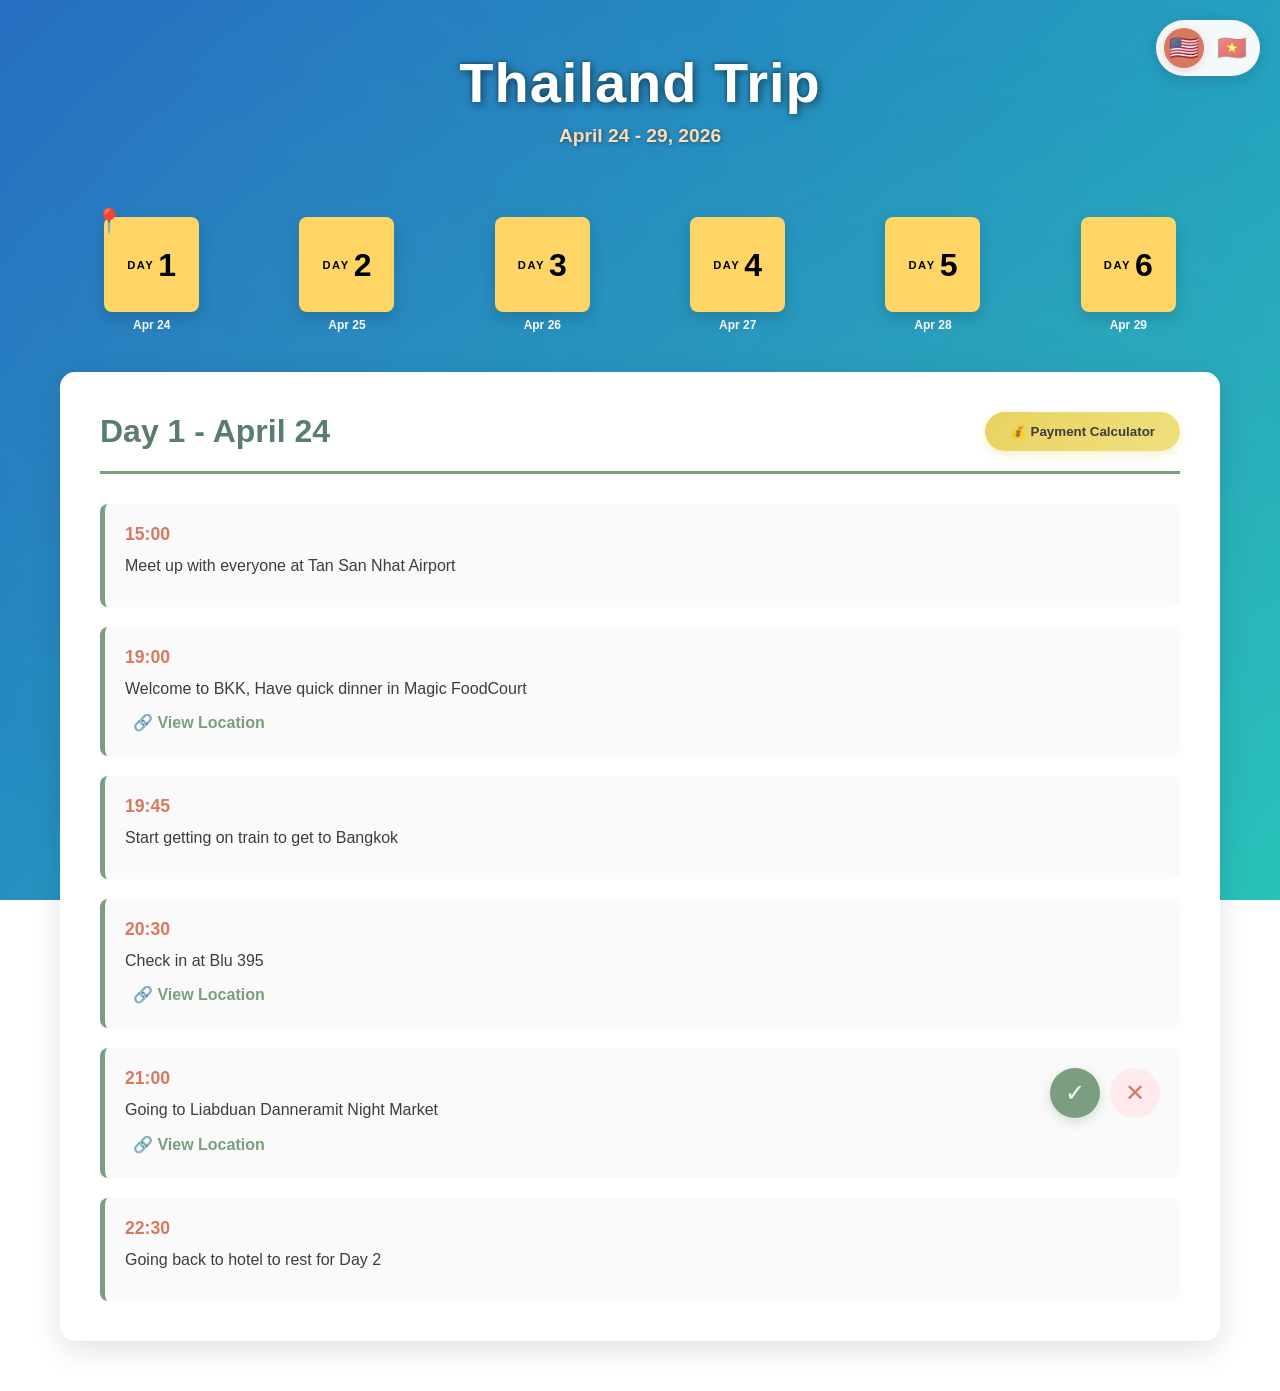
<file: index.html>
<!DOCTYPE html>
<html lang="en">
<head>
    <meta charset="UTF-8">
    <meta name="viewport" content="width=device-width, initial-scale=1.0">
    <title>Thailand Trip</title>
    <link rel="stylesheet" href="https://cdnjs.cloudflare.com/ajax/libs/font-awesome/6.4.0/css/all.min.css">
    <link rel="stylesheet" href="styles.css">
</head>
<body>
    <!--
    ╔════════════════════════════════════════════════════════════════════╗
    ║                                                                    ║
    ║              VÔ ĐÂY XEM GÌ ĐÓ VIÊN =))))                          ║
    ║                                                                    ║
    ║              (If you're reading this Viên, we know! 😄)          ║
    ║                                                                    ║
    ╚════════════════════════════════════════════════════════════════════╝
    -->
    <!-- Language Toggle -->
    <div class="language-toggle">
        <button class="lang-btn active" data-lang="en" title="English">🇺🇸</button>
        <button class="lang-btn" data-lang="vi" title="Tiếng Việt">🇻🇳</button>
    </div>

    <div class="container">
        <!-- Header -->
        <header class="header">
            <h1 data-en="Thailand Trip" data-vi="Chuyến Du Lịch Thái Lan">Thailand Trip</h1>
            <p class="subtitle" data-en="April 24 - 29, 2026" data-vi="24 - 29 Tháng Tư, 2026">April 24 - 29, 2026</p>
        </header>

        <!-- Day Navigation -->
        <section class="day-nav-section">
            <div class="day-nav">
                <div class="day-nav-item active" data-day="1" onclick="selectDay(1)">
                    <button class="day-nav-btn day-1">
                        <span class="day-num">1</span>
                        <span class="day-label">DAY</span>
                    </button>
                    <span class="day-date">Apr 24</span>
                </div>
                <div class="day-nav-item" data-day="2" onclick="selectDay(2)">
                    <button class="day-nav-btn day-2">
                        <span class="day-num">2</span>
                        <span class="day-label">DAY</span>
                    </button>
                    <span class="day-date">Apr 25</span>
                </div>
                <div class="day-nav-item" data-day="3" onclick="selectDay(3)">
                    <button class="day-nav-btn day-3">
                        <span class="day-num">3</span>
                        <span class="day-label">DAY</span>
                    </button>
                    <span class="day-date">Apr 26</span>
                </div>
                <div class="day-nav-item" data-day="4" onclick="selectDay(4)">
                    <button class="day-nav-btn day-4">
                        <span class="day-num">4</span>
                        <span class="day-label">DAY</span>
                    </button>
                    <span class="day-date">Apr 27</span>
                </div>
                <div class="day-nav-item" data-day="5" onclick="selectDay(5)">
                    <button class="day-nav-btn day-5">
                        <span class="day-num">5</span>
                        <span class="day-label">DAY</span>
                    </button>
                    <span class="day-date">Apr 28</span>
                </div>
                <div class="day-nav-item" data-day="6" onclick="selectDay(6)">
                    <button class="day-nav-btn day-6">
                        <span class="day-num">6</span>
                        <span class="day-label">DAY</span>
                    </button>
                    <span class="day-date">Apr 29</span>
                </div>
            </div>
        </section>
        <!-- Day Content -->
        <section class="day-content">
            <div class="day-header">
                <h2 id="current-day-title" data-en="Day 1 - April 24" data-vi="Ngày 1 - 24 Tháng Tư">Day 1 - April 24</h2>
                <button class="btn-payment" onclick="openPaymentCalculator()" data-en="💰 Payment Calculator" data-vi="💰 Tính Toán Chi Phí">💰 Payment Calculator</button>
            </div>

            <!-- Payment Calculator Modal -->
            <div id="payment-modal" class="modal" style="display: none;">
                <div class="modal-content payment-modal-custom">
                    <span class="close" onclick="closePaymentCalculator()">&times;</span>
                    <h2 data-en="Payment Calculator" data-vi="Tính Toán Chi Phí">Payment Calculator</h2>
                    
                    <div class="payment-inputs-new">
                        <div class="input-group">
                            <label data-en="Payer:" data-vi="Người Chi Tiền:">Payer:</label>
                            <select id="payer-select" class="payer-dropdown">
                                <option value="">-- Select --</option>
                                <option value="Ben">Ben</option>
                                <option value="Sang">Sang</option>
                                <option value="Pha">Pha</option>
                                <option value="Harry">Harry</option>
                                <option value="Phong">Phong</option>
                                <option value="Vien">Vien</option>
                            </select>
                        </div>

                        <div class="input-group">
                            <label data-en="Amount Paid:" data-vi="Số Tiền Đã Chi:">Amount Paid:</label>
                            <input type="number" id="amount-paid-new" placeholder="0" min="0">
                        </div>

                        <div class="input-group">
                            <label data-en="Note:" data-vi="Ghi Chú:">Note:</label>
                            <textarea id="payment-note" placeholder="Add a note (optional)" style="padding: 10px 12px; border: 2px solid var(--sage-green); border-radius: 6px; font-size: 1rem; font-family: inherit; resize: vertical; min-height: 60px;"></textarea>
                        </div>

                        <div class="input-group">
                            <label data-en="Split with:" data-vi="Chia với:">Split with:</label>
                            <div class="split-checkboxes">
                                <div class="checkbox-item"><input type="checkbox" id="split-Ben" value="Ben"> <label for="split-Ben">Ben</label></div>
                                <div class="checkbox-item"><input type="checkbox" id="split-Sang" value="Sang"> <label for="split-Sang">Sang</label></div>
                                <div class="checkbox-item"><input type="checkbox" id="split-Pha" value="Pha"> <label for="split-Pha">Pha</label></div>
                                <div class="checkbox-item"><input type="checkbox" id="split-Harry" value="Harry"> <label for="split-Harry">Harry</label></div>
                                <div class="checkbox-item"><input type="checkbox" id="split-Phong" value="Phong"> <label for="split-Phong">Phong</label></div>
                                <div class="checkbox-item"><input type="checkbox" id="split-Vien" value="Vien"> <label for="split-Vien">Vien</label></div>
                            </div>
                        </div>
                    </div>

                    <button onclick="addPaymentTransaction()" style="width: 100%; background: var(--sage-green); color: white; border: none; padding: 12px; border-radius: 6px; cursor: pointer; font-weight: 600; margin: 15px 0;">➕ Add</button>

                    <!-- Settlement Table -->
                    <div id="settlement-table" style="margin-top: 20px;">
                        <!-- Will be populated by JS -->
                    </div>

                    <!-- Transaction History -->
                    <div id="transaction-history" style="margin-top: 20px; border-top: 2px solid var(--sage-green); padding-top: 15px;">
                        <!-- Will be populated by JS -->
                    </div>
                </div>
            </div>

            <!-- Activities Content -->
            <div class="activities-content" id="activities-content">
                <!-- Will be populated by JavaScript -->
            </div>
        </section>
    </div>

    <script src="script.js"></script>
</body>
</html>
</file>
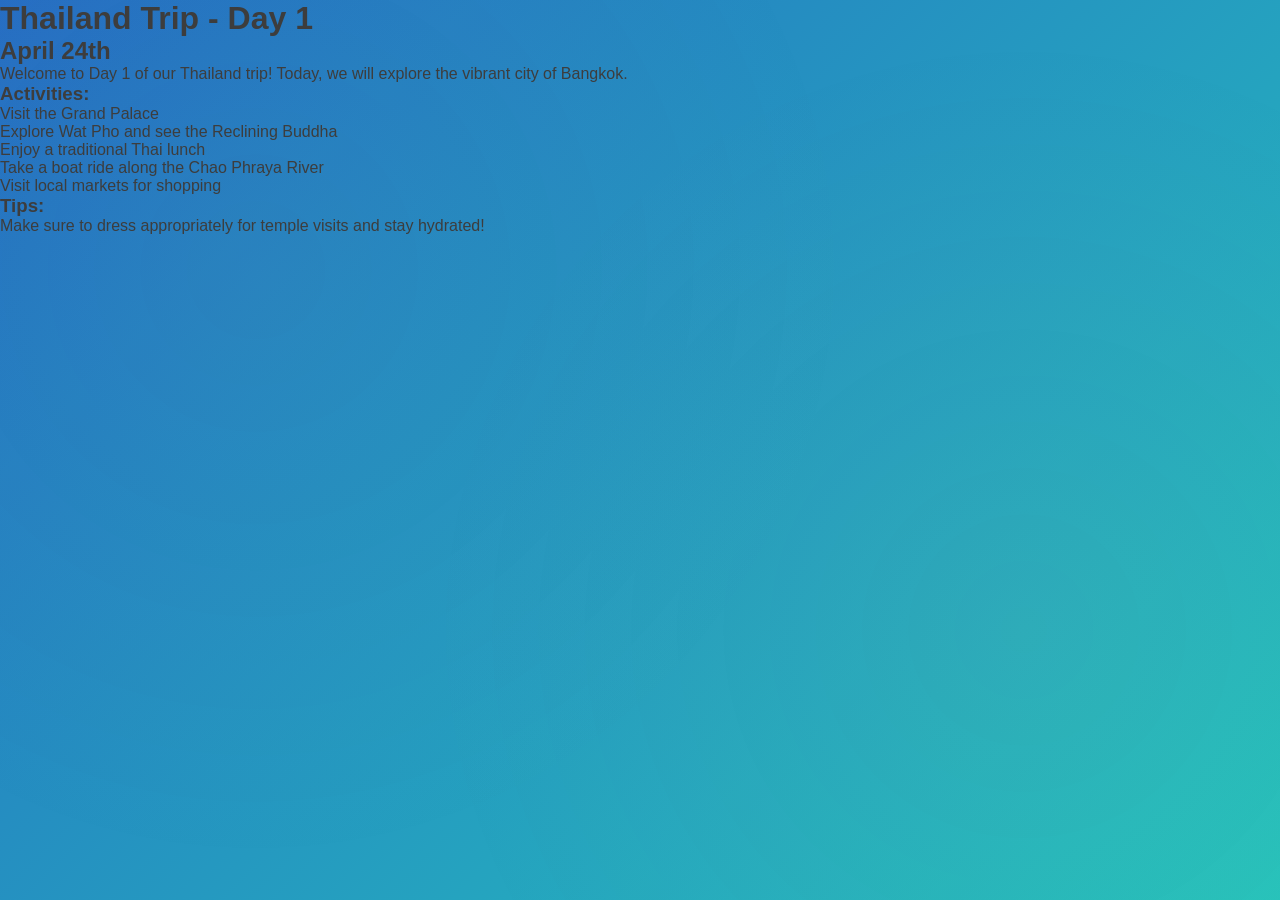
<file: days/day1.html>
<!DOCTYPE html>
<html lang="en">
<head>
    <meta charset="UTF-8">
    <meta name="viewport" content="width=device-width, initial-scale=1.0">
    <title>Thailand Trip - Day 1</title>
    <link rel="stylesheet" href="../styles.css">
</head>
<body>
    <h1>Thailand Trip - Day 1</h1>
    <h2>April 24th</h2>
    <p>Welcome to Day 1 of our Thailand trip! Today, we will explore the vibrant city of Bangkok.</p>
    <h3>Activities:</h3>
    <ul>
        <li>Visit the Grand Palace</li>
        <li>Explore Wat Pho and see the Reclining Buddha</li>
        <li>Enjoy a traditional Thai lunch</li>
        <li>Take a boat ride along the Chao Phraya River</li>
        <li>Visit local markets for shopping</li>
    </ul>
    <h3>Tips:</h3>
    <p>Make sure to dress appropriately for temple visits and stay hydrated!</p>
    <script src="../script.js"></script>
</body>
</html>
</file>
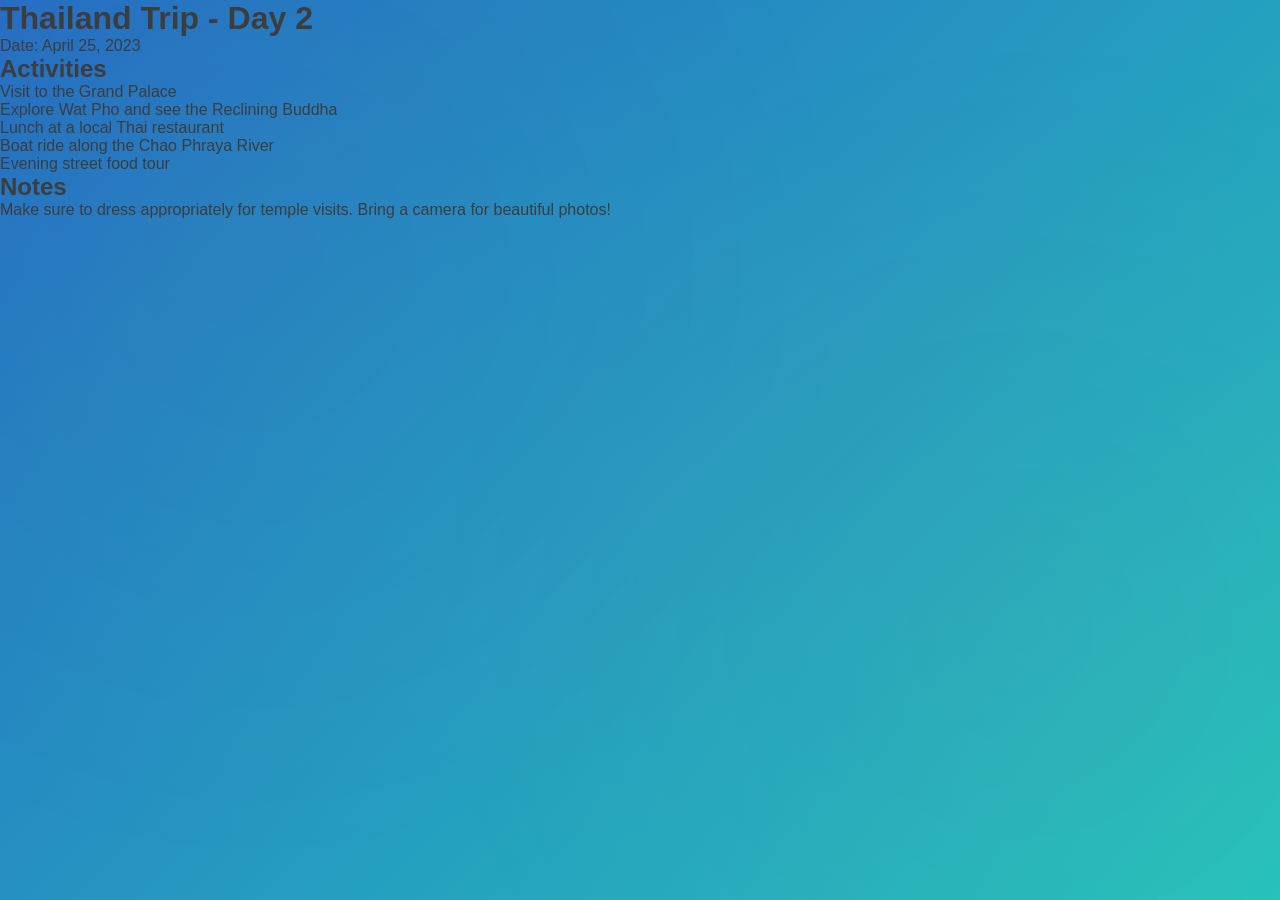
<file: days/day2.html>
<!DOCTYPE html>
<html lang="en">
<head>
    <meta charset="UTF-8">
    <meta name="viewport" content="width=device-width, initial-scale=1.0">
    <title>Thailand Trip - Day 2</title>
    <link rel="stylesheet" href="../styles.css">
</head>
<body>
    <h1>Thailand Trip - Day 2</h1>
    <p>Date: April 25, 2023</p>
    <h2>Activities</h2>
    <ul>
        <li>Visit to the Grand Palace</li>
        <li>Explore Wat Pho and see the Reclining Buddha</li>
        <li>Lunch at a local Thai restaurant</li>
        <li>Boat ride along the Chao Phraya River</li>
        <li>Evening street food tour</li>
    </ul>
    <h2>Notes</h2>
    <p>Make sure to dress appropriately for temple visits. Bring a camera for beautiful photos!</p>
    <script src="../script.js"></script>
</body>
</html>
</file>
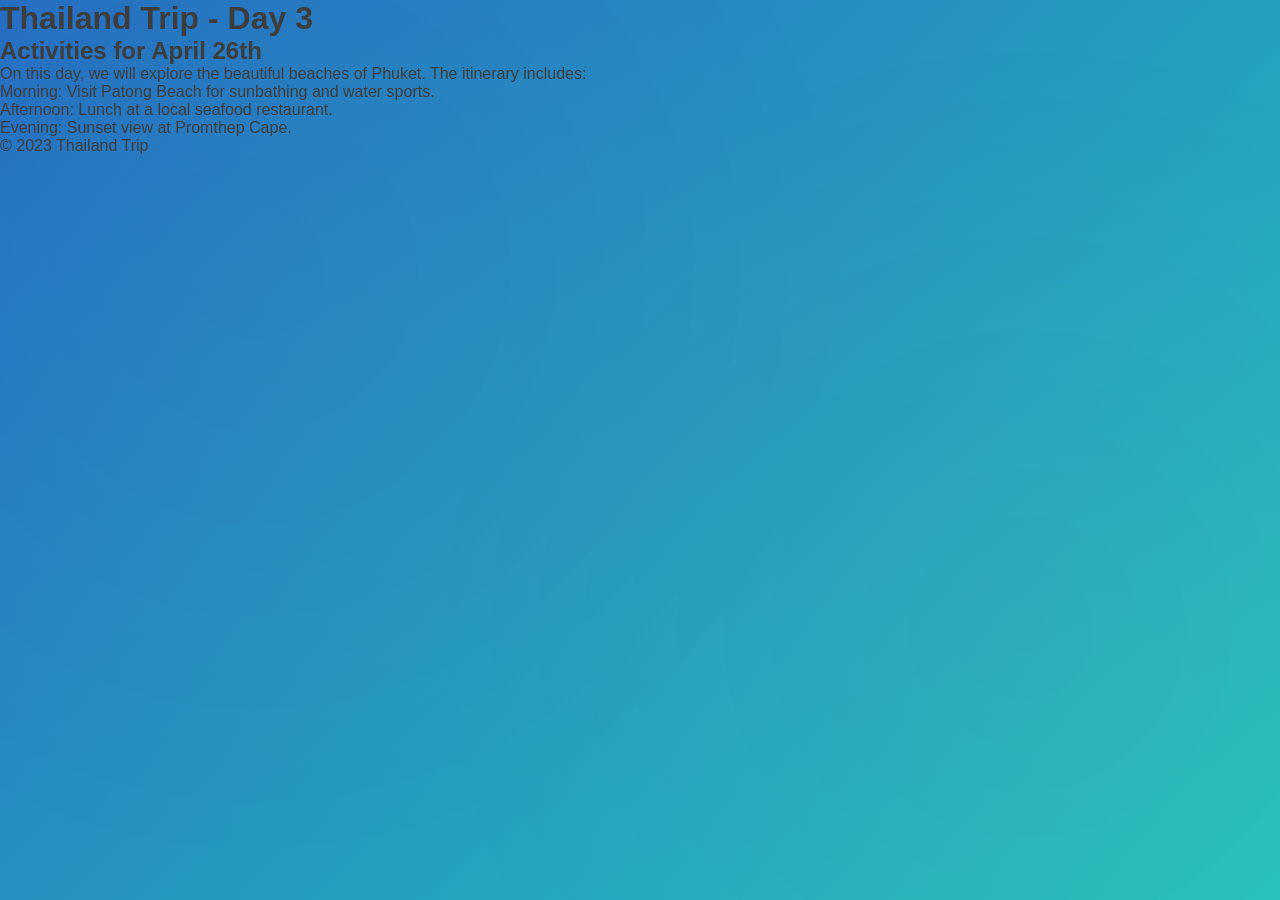
<file: days/day3.html>
<!DOCTYPE html>
<html lang="en">
<head>
    <meta charset="UTF-8">
    <meta name="viewport" content="width=device-width, initial-scale=1.0">
    <title>Thailand Trip - Day 3</title>
    <link rel="stylesheet" href="../styles.css">
</head>
<body>
    <header>
        <h1>Thailand Trip - Day 3</h1>
    </header>
    <main>
        <section>
            <h2>Activities for April 26th</h2>
            <p>On this day, we will explore the beautiful beaches of Phuket. The itinerary includes:</p>
            <ul>
                <li>Morning: Visit Patong Beach for sunbathing and water sports.</li>
                <li>Afternoon: Lunch at a local seafood restaurant.</li>
                <li>Evening: Sunset view at Promthep Cape.</li>
            </ul>
        </section>
    </main>
    <footer>
        <p>&copy; 2023 Thailand Trip</p>
    </footer>
    <script src="../script.js"></script>
</body>
</html>
</file>
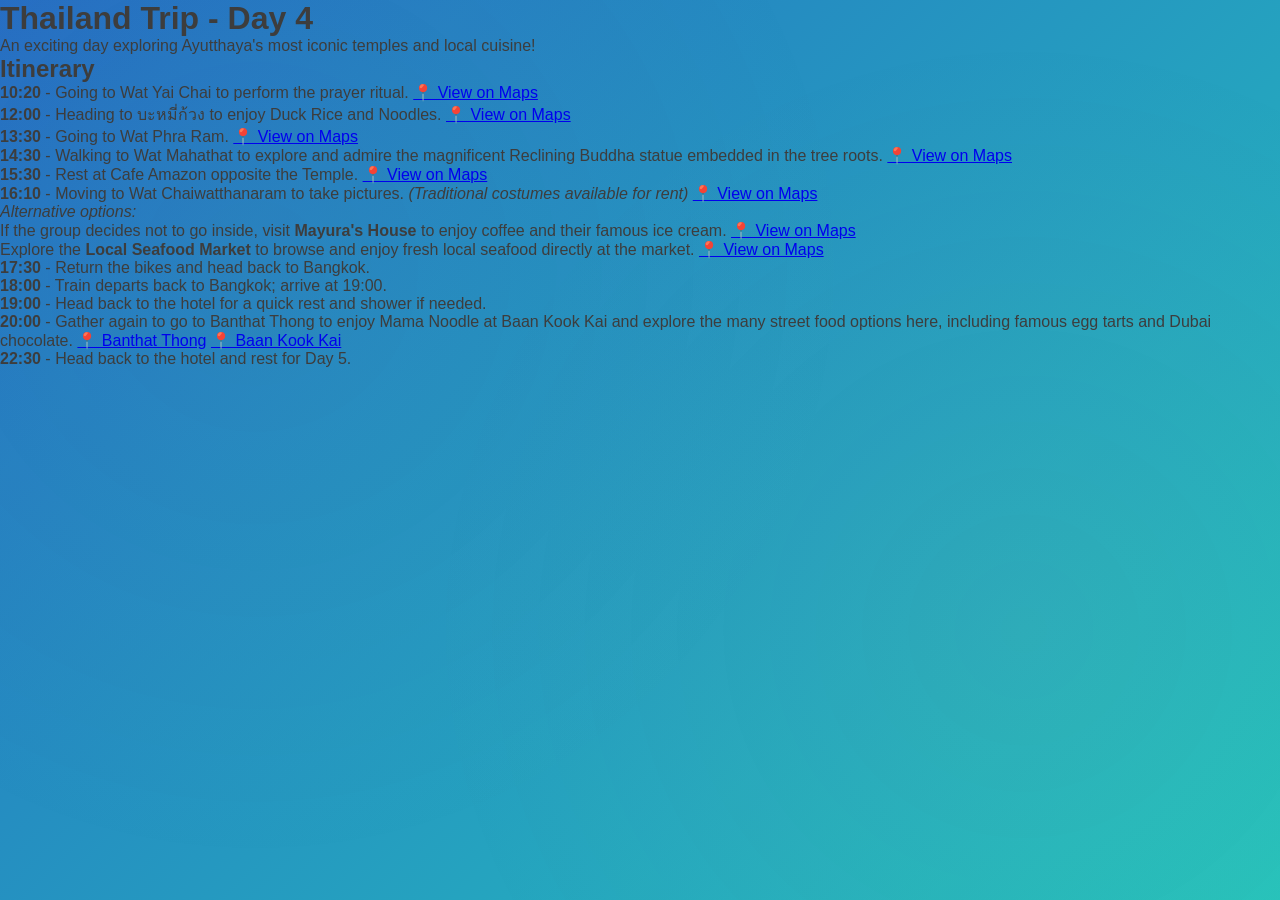
<file: days/day4.html>
<!DOCTYPE html>
<html lang="en">
<head>
    <meta charset="UTF-8">
    <meta name="viewport" content="width=device-width, initial-scale=1.0">
    <title>Thailand Trip - Day 4</title>
    <link rel="stylesheet" href="../styles.css">
</head>
<body>
    <h1>Thailand Trip - Day 4</h1>
    <p>An exciting day exploring Ayutthaya's most iconic temples and local cuisine!</p>
    <h2>Itinerary</h2>
    <ol>
        <li><strong>10:20</strong> - Going to Wat Yai Chai to perform the prayer ritual. 
            <a href="https://maps.app.goo.gl/nktwP24UXBtZ1KnQ7" target="_blank">📍 View on Maps</a>
        </li>
        <li><strong>12:00</strong> - Heading to บะหมี่ก้วง to enjoy Duck Rice and Noodles.
            <a href="https://maps.app.goo.gl/paF9tm4LHnT3Kjvo6" target="_blank">📍 View on Maps</a>
        </li>
        <li><strong>13:30</strong> - Going to Wat Phra Ram.
            <a href="https://maps.app.goo.gl/h8moftDKG8rv8bM1A" target="_blank">📍 View on Maps</a>
        </li>
        <li><strong>14:30</strong> - Walking to Wat Mahathat to explore and admire the magnificent Reclining Buddha statue embedded in the tree roots.
            <a href="https://maps.app.goo.gl/ucZkh22ykAd4zSQX7" target="_blank">📍 View on Maps</a>
        </li>
        <li><strong>15:30</strong> - Rest at Cafe Amazon opposite the Temple.
            <a href="https://maps.app.goo.gl/yk9XcdAJbRPcrrqV8" target="_blank">📍 View on Maps</a>
        </li>
        <li><strong>16:10</strong> - Moving to Wat Chaiwatthanaram to take pictures. <em>(Traditional costumes available for rent)</em>
            <a href="https://maps.app.goo.gl/iLLTGgxfatBxfTXg9" target="_blank">📍 View on Maps</a>
            <p><em>Alternative options:</em></p>
            <ul>
                <li>If the group decides not to go inside, visit <strong>Mayura's House</strong> to enjoy coffee and their famous ice cream.
                    <a href="https://maps.app.goo.gl/kg8mYCq9zcYCqt7n6" target="_blank">📍 View on Maps</a>
                </li>
                <li>Explore the <strong>Local Seafood Market</strong> to browse and enjoy fresh local seafood directly at the market.
                    <a href="https://maps.app.goo.gl/6ZBqHpbRtiJXcZmR9" target="_blank">📍 View on Maps</a>
                </li>
            </ul>
        </li>
        <li><strong>17:30</strong> - Return the bikes and head back to Bangkok.</li>
        <li><strong>18:00</strong> - Train departs back to Bangkok; arrive at 19:00.</li>
        <li><strong>19:00</strong> - Head back to the hotel for a quick rest and shower if needed.</li>
        <li><strong>20:00</strong> - Gather again to go to Banthat Thong to enjoy Mama Noodle at Baan Kook Kai and explore the many street food options here, including famous egg tarts and Dubai chocolate.
            <a href="https://maps.app.goo.gl/BRUhZRxYRo6fA6Cp8" target="_blank">📍 Banthat Thong</a>
            <a href="https://maps.app.goo.gl/VXLrKESXaagvPZeM6" target="_blank">📍 Baan Kook Kai</a>
        </li>
        <li><strong>22:30</strong> - Head back to the hotel and rest for Day 5.</li>
    </ol>
    <script src="../script.js"></script>
</body>
</html>
</file>
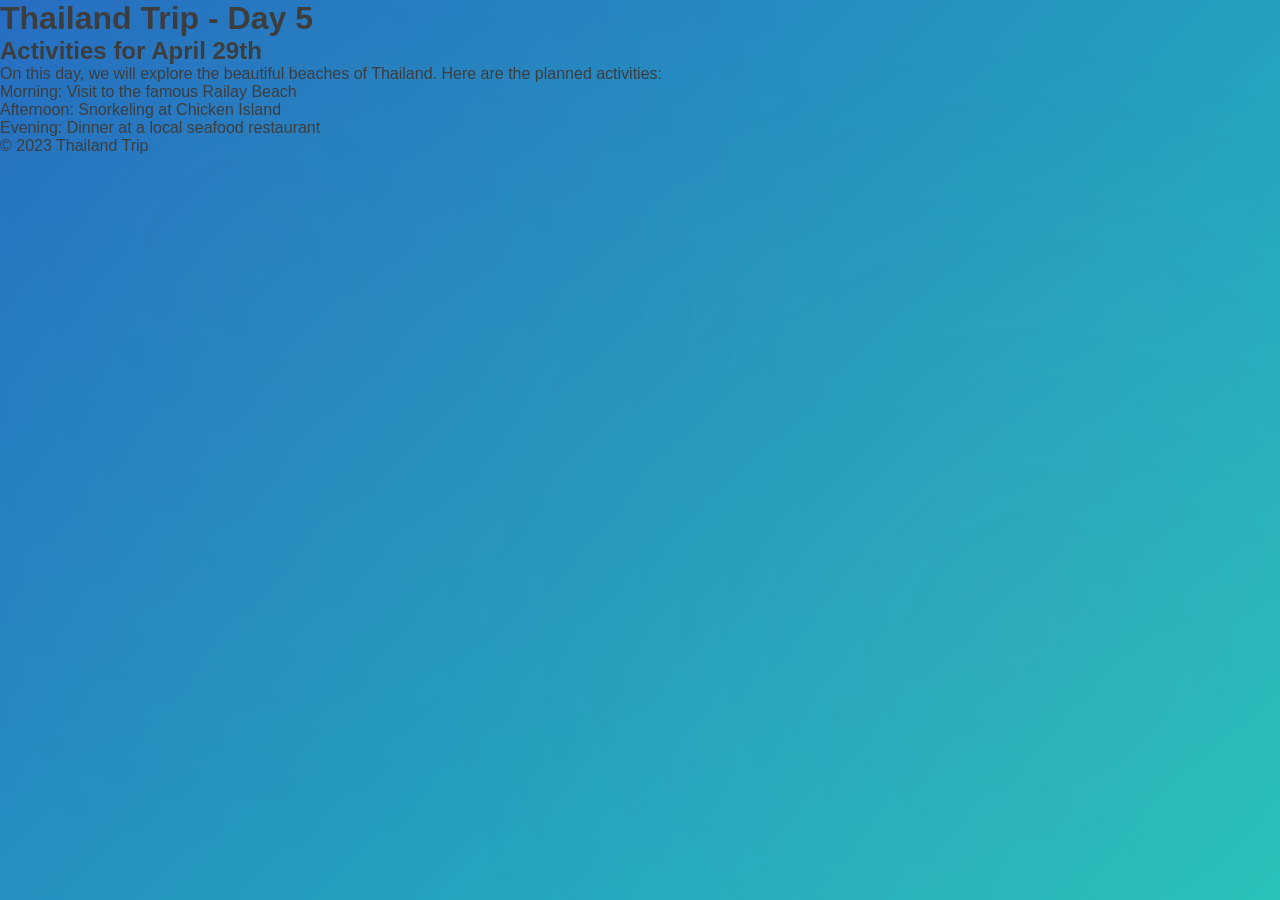
<file: days/day5.html>
<!DOCTYPE html>
<html lang="en">
<head>
    <meta charset="UTF-8">
    <meta name="viewport" content="width=device-width, initial-scale=1.0">
    <title>Thailand Trip - Day 5</title>
    <link rel="stylesheet" href="../styles.css">
</head>
<body>
    <header>
        <h1>Thailand Trip - Day 5</h1>
    </header>
    <main>
        <section>
            <h2>Activities for April 29th</h2>
            <p>On this day, we will explore the beautiful beaches of Thailand. Here are the planned activities:</p>
            <ul>
                <li>Morning: Visit to the famous Railay Beach</li>
                <li>Afternoon: Snorkeling at Chicken Island</li>
                <li>Evening: Dinner at a local seafood restaurant</li>
            </ul>
        </section>
    </main>
    <footer>
        <p>&copy; 2023 Thailand Trip</p>
    </footer>
    <script src="../script.js"></script>
</body>
</html>
</file>
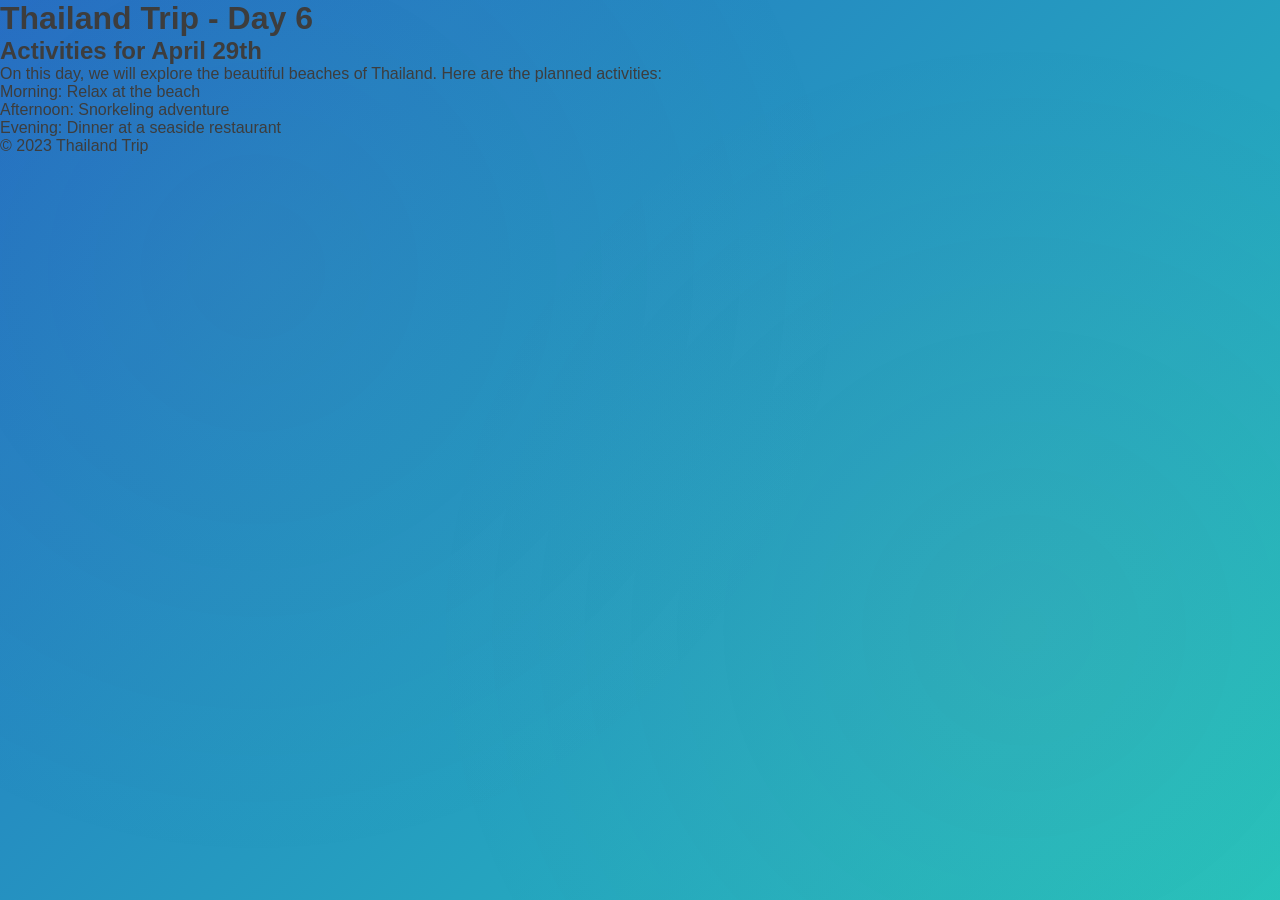
<file: days/day6.html>
<!DOCTYPE html>
<html lang="en">
<head>
    <meta charset="UTF-8">
    <meta name="viewport" content="width=device-width, initial-scale=1.0">
    <title>Thailand Trip - Day 6</title>
    <link rel="stylesheet" href="../styles.css">
</head>
<body>
    <header>
        <h1>Thailand Trip - Day 6</h1>
    </header>
    <main>
        <section>
            <h2>Activities for April 29th</h2>
            <p>On this day, we will explore the beautiful beaches of Thailand. Here are the planned activities:</p>
            <ul>
                <li>Morning: Relax at the beach</li>
                <li>Afternoon: Snorkeling adventure</li>
                <li>Evening: Dinner at a seaside restaurant</li>
            </ul>
        </section>
    </main>
    <footer>
        <p>&copy; 2023 Thailand Trip</p>
    </footer>
    <script src="../script.js"></script>
</body>
</html>
</file>
<file: styles.css>
* {
    margin: 0;
    padding: 0;
    box-sizing: border-box;
}

:root {
    --cream: #F5E6D3;
    --light-cream: #FFF9F0;
    --coral: #D97860;
    --sage-green: #7A9E7F;
    --dark-green: #5B7D6B;
    --gold: #E8D25F;
    --accent: #8B7355;
    --dark-text: #3D3D3D;
    --light-text: #7D7D7D;
}

html {
    scroll-behavior: smooth;
}

body {
    font-family: 'Segoe UI', Tahoma, sans-serif;
    background: linear-gradient(135deg, #256DC4 0%, #25C4BC 100%),
                url('https://images.unsplash.com/photo-1511721776486-a01980e01a18?w=1600&q=90');
    background-attachment: fixed;
    background-size: cover;
    background-position: center;
    background-repeat: no-repeat;
    color: var(--dark-text);
    min-height: 100vh;
    position: relative;
}

body::before {
    content: '';
    position: fixed;
    top: 0;
    left: 0;
    width: 100%;
    height: 100%;
    background-image: 
        radial-gradient(circle at 20% 30%, rgba(122, 158, 127, 0.05) 0%, transparent 50%),
        radial-gradient(circle at 80% 70%, rgba(217, 120, 96, 0.05) 0%, transparent 50%);
    background-attachment: fixed;
    pointer-events: none;
    z-index: -1;
}

.container {
    max-width: 1200px;
    margin: 0 auto;
    padding: 20px;
}

/* Language Toggle */
.language-toggle {
    position: fixed;
    top: 20px;
    right: 20px;
    z-index: 1000;
    display: flex;
    gap: 8px;
    background: rgba(255, 255, 255, 0.95);
    padding: 8px;
    border-radius: 50px;
    box-shadow: 0 4px 15px rgba(0, 0, 0, 0.15);
    backdrop-filter: blur(5px);
}

.lang-btn {
    background: none;
    border: none;
    padding: 0;
    width: 40px;
    height: 40px;
    border-radius: 50%;
    cursor: pointer;
    transition: all 0.3s;
    font-size: 1.5rem;
    display: flex;
    align-items: center;
    justify-content: center;
    opacity: 0.6;
}

.lang-btn:hover {
    opacity: 1;
    transform: scale(1.1);
}

.lang-btn.active {
    background: var(--coral);
    opacity: 1;
    box-shadow: 0 2px 8px rgba(217, 120, 96, 0.3);
}

/* Header */
.header {
    text-align: center;
    margin-bottom: 40px;
    padding: 30px 0;
}

@keyframes float {
    0%, 100% { transform: translateY(0); }
    50% { transform: translateY(-15px); }
}

.header h1 {
    font-size: 3.5rem;
    color: #FFFFFF;
    margin-bottom: 10px;
    font-weight: 700;
    letter-spacing: 1px;
    word-break: break-word;
    text-shadow: 2px 2px 8px rgba(0, 0, 0, 0.5), 
                 -1px -1px 3px rgba(0, 0, 0, 0.3);
}

.subtitle {
    font-size: 1.2rem;
    color: #FFD9B3;
    font-weight: 600;
    word-break: break-word;
    text-shadow: 1px 1px 4px rgba(0, 0, 0, 0.4);
}

/* Day Navigation Section */
.day-nav-section {
    margin-bottom: 40px;
}

.day-nav {
    display: grid;
    grid-template-columns: repeat(auto-fit, minmax(100px, 1fr));
    gap: 12px;
    justify-items: center;
}

.day-nav-item {
    display: flex;
    flex-direction: column;
    align-items: center;
    cursor: pointer;
    position: relative;
}

.day-nav-item.active .day-nav-btn::before {
    content: '📍';
    position: absolute;
    top: -10px;
    left: -10px;
    font-size: 1.5rem;
    animation: pulse 1.5s ease-in-out infinite;
}

@keyframes pulse {
    0%, 100% { transform: scale(1); }
    50% { transform: scale(1.2); }
}

.day-nav-btn {
    width: 95px;
    height: 95px;
    border: none;
    border-radius: 8px;
    color: white;
    font-weight: bold;
    cursor: pointer;
    display: flex;
    flex-direction: row;
    align-items: center;
    justify-content: center;
    gap: 4px;
    transition: all 0.3s;
    position: relative;
    box-shadow: 0 6px 15px rgba(0, 0, 0, 0.15);
}

.day-nav-btn:hover {
    transform: translateY(-5px);
    box-shadow: 0 8px 25px rgba(0, 0, 0, 0.2);
}

.day-nav-btn.day-1 { background: #FFD566; }
.day-nav-btn.day-2 { background: #FFD566; }
.day-nav-btn.day-3 { background: #FFD566; }
.day-nav-btn.day-4 { background: #FFD566; }
.day-nav-btn.day-5 { background: #FFD566; }
.day-nav-btn.day-6 { background: #FFD566; }

.day-num {
    font-size: 2rem;
    line-height: 1;
    color: black;
}

.day-label {
    font-size: 0.7rem;
    letter-spacing: 1.5px;
    text-transform: uppercase;
    color: black;
    order: -1;
}

.day-date {
    font-size: 0.75rem;
    color: white;
    margin-top: 6px;
    font-weight: 600;
    white-space: nowrap;
}

/* Day Content Section */
.day-content {
    background: white;
    border-radius: 15px;
    box-shadow: 0 8px 30px rgba(0, 0, 0, 0.12);
    padding: 40px;
    margin-bottom: 30px;
    animation: slideUp 0.5s ease-out;
}

@keyframes slideUp {
    from {
        opacity: 0;
        transform: translateY(20px);
    }
    to {
        opacity: 1;
        transform: translateY(0);
    }
}

.day-header {
    display: flex;
    justify-content: space-between;
    align-items: center;
    margin-bottom: 30px;
    padding-bottom: 20px;
    border-bottom: 3px solid var(--sage-green);
    flex-wrap: wrap;
    gap: 20px;
}

.day-header h2 {
    font-size: 2rem;
    color: var(--dark-green);
}

.btn-payment {
    background: linear-gradient(135deg, #E8D25F 0%, #F0E07F 100%);
    border: none;
    padding: 12px 25px;
    border-radius: 25px;
    cursor: pointer;
    font-weight: 600;
    color: var(--dark-text);
    transition: all 0.3s;
    box-shadow: 0 4px 10px rgba(232, 210, 95, 0.3);
}

.btn-payment:hover {
    transform: translateY(-3px);
    box-shadow: 0 6px 18px rgba(232, 210, 95, 0.4);
}

/* Modal */
.modal {
    position: fixed;
    z-index: 1001;
    left: 0;
    top: 0;
    width: 100%;
    height: 100%;
    background: rgba(0, 0, 0, 0.5);
    display: flex;
    align-items: center;
    justify-content: center;
}

.modal-content {
    background: white;
    padding: 40px;
    border-radius: 15px;
    max-width: 600px;
    width: 90%;
    max-height: 80vh;
    overflow-y: auto;
    box-shadow: 0 10px 40px rgba(0, 0, 0, 0.3);
    position: relative;
}

.close {
    position: absolute;
    top: 15px;
    right: 20px;
    font-size: 2.5rem;
    cursor: pointer;
    color: var(--light-text);
    transition: color 0.3s;
    background: none;
    border: none;
    padding: 0;
    line-height: 1;
}

.close:hover {
    color: var(--coral);
}

.modal-content h2 {
    color: var(--dark-green);
    margin-bottom: 25px;
    font-size: 1.8rem;
}

.payment-inputs {
    display: grid;
    grid-template-columns: 1fr 1fr;
    gap: 20px;
    margin-bottom: 30px;
}

.payment-inputs .input-group:nth-child(3) {
    grid-column: 1 / -1;
}

.input-group {
    display: flex;
    flex-direction: column;
    gap: 8px;
}

.input-group label {
    font-weight: 600;
    color: var(--dark-text);
}

.input-group input {
    padding: 12px;
    border: 2px solid var(--light-cream);
    border-radius: 8px;
    font-size: 1rem;
    transition: all 0.3s;
}

.input-group input:focus {
    outline: none;
    border-color: var(--sage-green);
    background: var(--light-cream);
}

.payment-results {
    background: var(--light-cream);
    padding: 20px;
    border-radius: 10px;
    margin-bottom: 25px;
}

.result-row {
    display: flex;
    justify-content: space-between;
    align-items: center;
    padding: 12px 0;
    font-weight: 600;
    font-size: 1.1rem;
    color: var(--dark-text);
}

.result-row:not(:last-child) {
    border-bottom: 2px solid rgba(0, 0, 0, 0.1);
}

.payment-history {
    margin-top: 25px;
    max-height: 200px;
    overflow-y: auto;
}

.history-item {
    padding: 10px;
    background: var(--light-cream);
    border-radius: 6px;
    margin-bottom: 10px;
    font-size: 0.9rem;
}

/* Activities Content */
.activities-content {
    display: flex;
    flex-direction: column;
    gap: 20px;
}

.activity-card {
    background: #fafafa;
    border-left: 5px solid var(--sage-green);
    border-radius: 8px;
    padding: 20px;
    display: flex;
    justify-content: space-between;
    align-items: flex-start;
    transition: all 0.3s;
    animation: slideIn 0.4s ease-out;
}

@keyframes slideIn {
    from {
        opacity: 0;
        transform: translateX(-20px);
    }
    to {
        opacity: 1;
        transform: translateX(0);
    }
}

.activity-card:hover {
    background: white;
    box-shadow: 0 4px 12px rgba(0, 0, 0, 0.08);
    transform: translateX(5px);
}

.activity-info {
    flex: 1;
}

.activity-time {
    font-weight: 700;
    color: var(--coral);
    font-size: 1.1rem;
    margin-bottom: 8px;
}

.activity-description {
    color: var(--dark-text);
    margin-bottom: 8px;
    line-height: 1.6;
    word-break: break-word;
    overflow-wrap: break-word;
}

.activity-link {
    display: inline-block;
    color: var(--sage-green);
    text-decoration: none;
    font-weight: 600;
    padding: 4px 8px;
    border-radius: 4px;
    transition: all 0.3s;
}

.activity-link:hover {
    background: var(--sage-green);
    color: white;
}

.activity-status {
    display: flex;
    flex-direction: column;
    align-items: center;
    gap: 15px;
}

.status-button {
    display: flex;
    gap: 10px;
}

.btn-status {
    width: 50px;
    height: 50px;
    border: none;
    border-radius: 50%;
    cursor: pointer;
    font-size: 1.5rem;
    transition: all 0.3s;
    display: flex;
    align-items: center;
    justify-content: center;
}

.btn-going {
    background: #E3F2FD;
    color: var(--sage-green);
}

.btn-going.active {
    background: var(--sage-green);
    color: white;
    box-shadow: 0 4px 12px rgba(122, 158, 127, 0.3);
}

.btn-going:hover {
    transform: scale(1.1);
}

.btn-not-going {
    background: #FFEBEE;
    color: var(--coral);
}

.btn-not-going.active {
    background: var(--coral);
    color: white;
    box-shadow: 0 4px 12px rgba(217, 120, 96, 0.3);
}

.btn-not-going:hover {
    transform: scale(1.1);
}

/* Alternatives */
.alternatives {
    display: flex;
    flex-direction: column;
    gap: 10px;
    width: 100%;
    margin-top: 15px;
    padding: 15px;
    background: #fff3cd;
    border-radius: 8px;
    border-left: 4px solid #ffc107;
    animation: slideDown 0.3s ease-out;
}

@keyframes slideDown {
    from {
        opacity: 0;
        transform: translateY(-10px);
    }
    to {
        opacity: 1;
        transform: translateY(0);
    }
}

@keyframes bounce {
    0%, 100% {
        transform: translateY(0);
    }
    50% {
        transform: translateY(-10px);
    }
}

/* Payment Calculator Styles */
.payment-modal-custom {
    max-height: 90vh;
    overflow-y: auto;
}

.payment-inputs-new {
    display: flex;
    flex-direction: column;
    gap: 15px;
    margin-bottom: 20px;
}

.payment-inputs-new .input-group {
    display: flex;
    flex-direction: column;
    gap: 8px;
}

.payment-inputs-new label {
    font-weight: 600;
    color: var(--dark-text);
    font-size: 0.95rem;
}

.payer-dropdown {
    padding: 10px 12px;
    border: 2px solid var(--sage-green);
    border-radius: 6px;
    font-size: 1rem;
    background: white;
    cursor: pointer;
    transition: all 0.3s;
}

.payer-dropdown:hover,
.payer-dropdown:focus {
    border-color: var(--dark-green);
    box-shadow: 0 0 8px rgba(122, 158, 127, 0.3);
    outline: none;
}

#amount-paid-new {
    padding: 10px 12px;
    border: 2px solid var(--sage-green);
    border-radius: 6px;
    font-size: 1rem;
    transition: all 0.3s;
}

#amount-paid-new:hover,
#amount-paid-new:focus {
    border-color: var(--dark-green);
    box-shadow: 0 0 8px rgba(122, 158, 127, 0.3);
    outline: none;
}

.split-checkboxes {
    display: grid;
    grid-template-columns: repeat(2, 1fr);
    gap: 12px;
    padding: 12px;
    background: #F9F9F9;
    border-radius: 6px;
    border: 1px solid #E0E0E0;
}

.checkbox-item {
    display: flex;
    align-items: center;
    gap: 8px;
}

.checkbox-item input[type="checkbox"] {
    width: 18px;
    height: 18px;
    cursor: pointer;
    accent-color: var(--sage-green);
}

.checkbox-item label {
    cursor: pointer;
    margin: 0;
    font-weight: normal;
}

@media (max-width: 768px) {
    .split-checkboxes {
        grid-template-columns: repeat(2, 1fr);
    }
}

.alternative-option {
    padding: 12px 15px;
    background: white;
    border: 2px solid transparent;
    border-radius: 6px;
    cursor: pointer;
    transition: all 0.3s;
}

.alternative-option:hover {
    border-color: #ffc107;
    background: #fffbea;
}

.alternative-option.selected {
    background: var(--sage-green);
    color: white;
    border-color: var(--sage-green);
}

/* Dropdown Button and List */
.btn-dropdown {
    background: var(--sage-green);
    border: none;
    padding: 12px 20px;
    border-radius: 25px;
    color: white;
    font-weight: 600;
    cursor: pointer;
    transition: all 0.3s;
    box-shadow: 0 4px 10px rgba(122, 158, 127, 0.3);
}

.btn-dropdown:hover {
    transform: translateY(-3px);
    background: var(--dark-green);
    box-shadow: 0 6px 18px rgba(122, 158, 127, 0.4);
}

.dropdown-list {
    display: flex;
    flex-direction: column;
    gap: 10px;
    width: 100%;
    margin-top: 15px;
    padding: 15px;
    background: #E8F5E9;
    border-radius: 8px;
    border-left: 4px solid var(--sage-green);
    animation: slideDown 0.3s ease-out;
}

.dropdown-item {
    padding: 12px 15px;
    background: white;
    border: 2px solid var(--sage-green);
    border-radius: 6px;
    cursor: pointer;
    transition: all 0.3s;
}

.dropdown-item:hover {
    background: #F1F8F6;
    border-color: var(--dark-green);
}

.dropdown-item .alternative-link {
    margin-top: 8px;
    display: block;
}

.alternative-link {
    display: inline-block;
    margin-top: 8px;
    color: inherit;
    text-decoration: none;
    font-weight: 600;
    padding: 4px 8px;
    border-radius: 4px;
    background: rgba(255, 255, 255, 0.2);
}

.alternative-option.selected .alternative-link {
    color: white;
    background: rgba(255, 255, 255, 0.3);
}

/* Responsive */
@media (max-width: 992px) {
    .container {
        padding: 15px;
    }
    
    .day-content {
        padding: 30px;
    }
    
    .day-header h2 {
        font-size: 1.75rem;
    }
}

@media (max-width: 768px) {
    .language-toggle {
        top: 10px;
        right: 10px;
        padding: 8px;
    }
    
    .lang-btn {
        padding: 6px 12px;
        font-size: 0.9rem;
    }
    
    .header {
        margin-bottom: 25px;
        padding: 20px 0;
    }
    
    .header h1 {
        font-size: 2.2rem;
        letter-spacing: 0.5px;
    }
    
    .subtitle {
        font-size: 1rem;
    }
    
    .day-nav-section {
        margin-bottom: 25px;
    }
    
    .day-nav {
        grid-template-columns: repeat(3, 1fr);
        gap: 10px;
    }
    
    .day-nav-btn {
        width: 75px;
        height: 75px;
    }
    
    .day-num {
        font-size: 1.6rem;
    }
    
    .day-label {
        font-size: 0.6rem;
        margin-top: 2px;
    }
    
    .day-date {
        font-size: 0.65rem;
        margin-top: 4px;
    }
    
    .day-content {
        padding: 20px;
        margin-bottom: 20px;
    }
    
    .day-header {
        flex-direction: column;
        align-items: flex-start;
        gap: 15px;
        margin-bottom: 20px;
        padding-bottom: 15px;
    }
    
    .day-header h2 {
        font-size: 1.5rem;
    }
    
    .btn-payment {
        width: 100%;
        padding: 10px 15px;
        font-size: 0.95rem;
    }
    
    .activity-card {
        flex-direction: row;
        padding: 12px;
        gap: 8px;
        align-items: center;
    }
    
    .activity-time {
        font-size: 0.85rem;
        margin-bottom: 0;
        min-width: 55px;
        white-space: nowrap;
    }
    
    .activity-description {
        font-size: 0.85rem;
        margin-bottom: 0;
        flex: 1;
    }
    
    .activity-status {
        width: auto;
        margin-top: 0;
        gap: 5px;
    }
    
    .status-button {
        justify-content: center;
        gap: 4px;
    }
    
    .btn-status {
        width: 45px;
        height: 45px;
        font-size: 1.3rem;
    }
    
    .payment-inputs {
        grid-template-columns: 1fr;
    }
    
    .payment-inputs .input-group:nth-child(3) {
        grid-column: 1;
    }
    
    .modal {
        padding: 10px;
    }
    
    .modal-content {
        width: 95%;
        padding: 20px;
        max-height: 90vh;
    }
    
    .modal-content h2 {
        font-size: 1.3rem;
    }
}

@media (max-width: 480px) {
    .container {
        padding: 10px;
    }
    
    .language-toggle {
        gap: 5px;
        padding: 5px;
    }
    
    .lang-btn {
        padding: 5px 10px;
        font-size: 0.8rem;
    }
    
    .header {
        margin-bottom: 20px;
        padding: 15px 0;
    }
    
    .header h1 {
        font-size: 1.8rem;
    }
    
    .subtitle {
        font-size: 0.9rem;
    }
    
    .day-nav {
        grid-template-columns: repeat(3, 1fr);
        gap: 8px;
    }
    
    .day-nav-btn {
        width: 65px;
        height: 65px;
    }
    
    .day-num {
        font-size: 1.4rem;
    }
    
    .day-label {
        font-size: 0.55rem;
        letter-spacing: 1px;
    }
    
    .activity-card {
        padding: 12px;
    }
    
    .activity-time {
        font-size: 0.9rem;
    }
    
    .activity-description {
        font-size: 0.9rem;
    }
    
    .btn-status {
        width: 40px;
        height: 40px;
        font-size: 1.1rem;
    }
}
</file>
